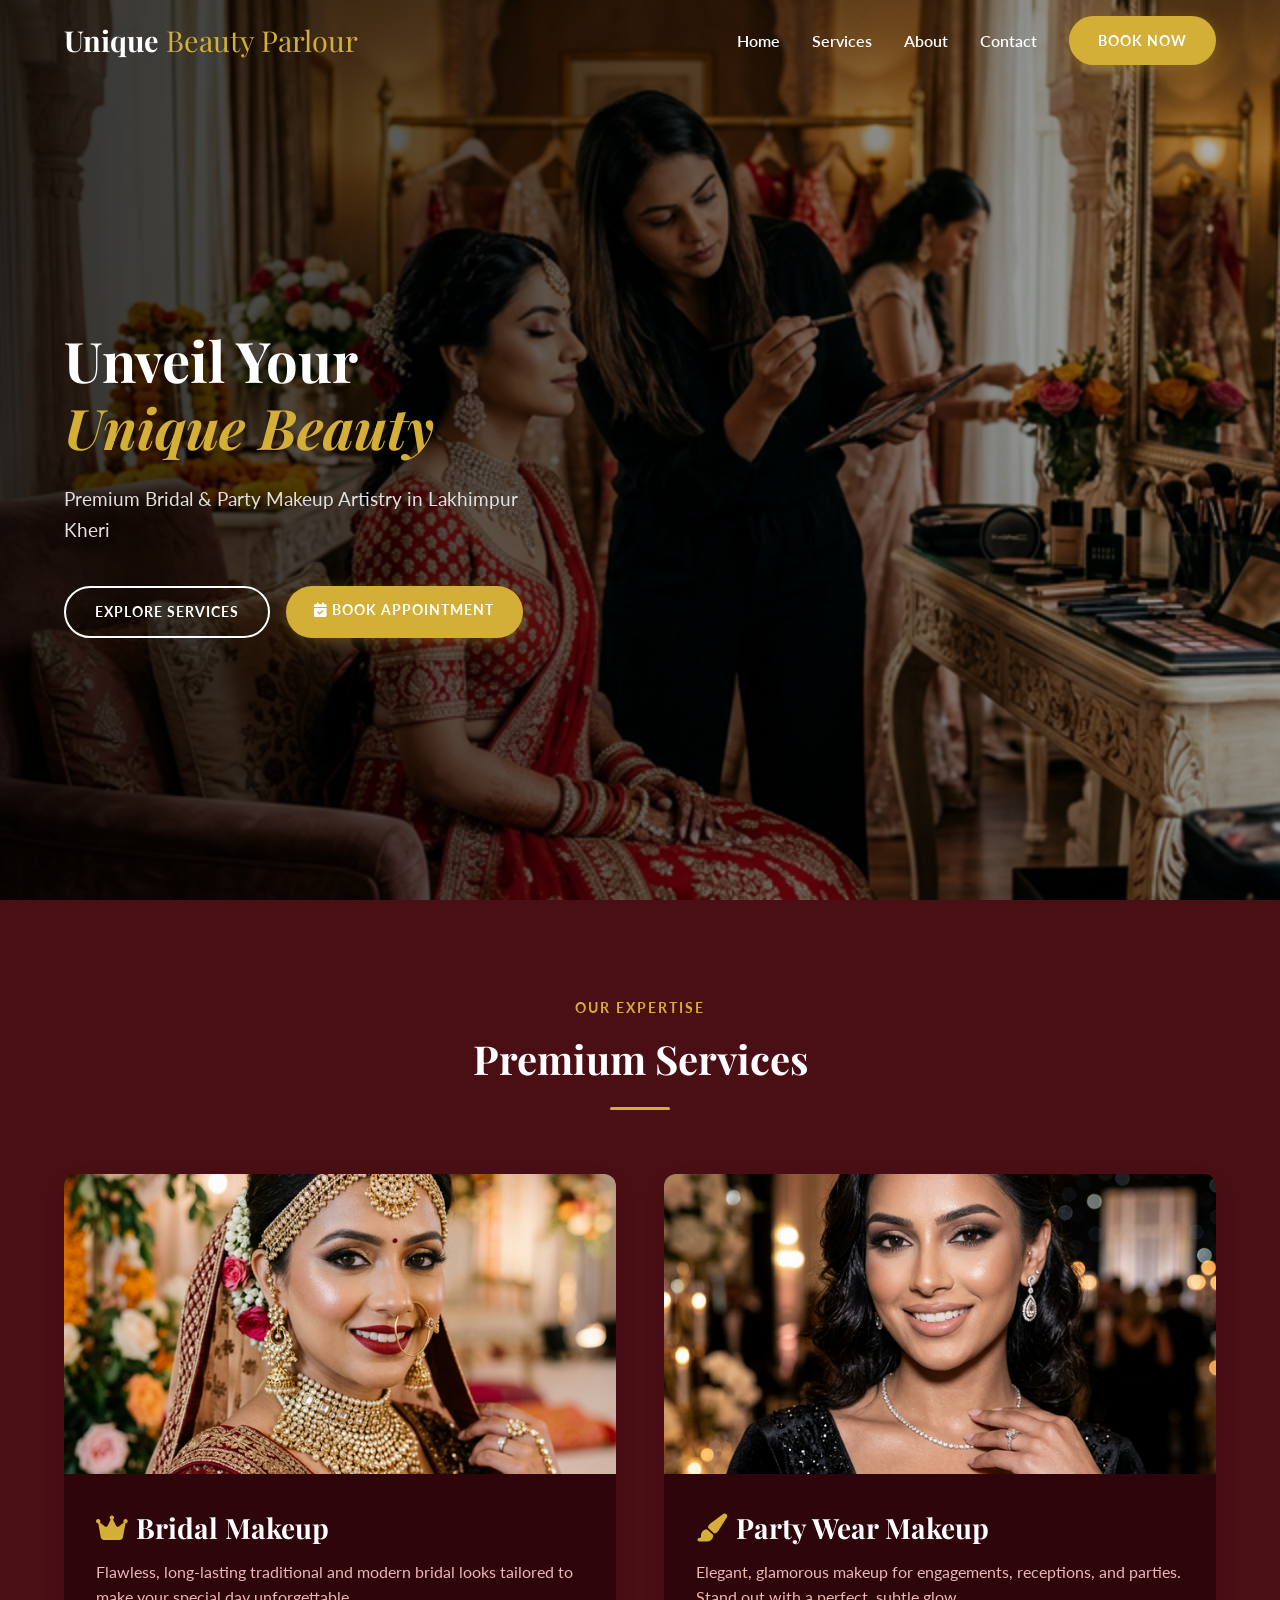
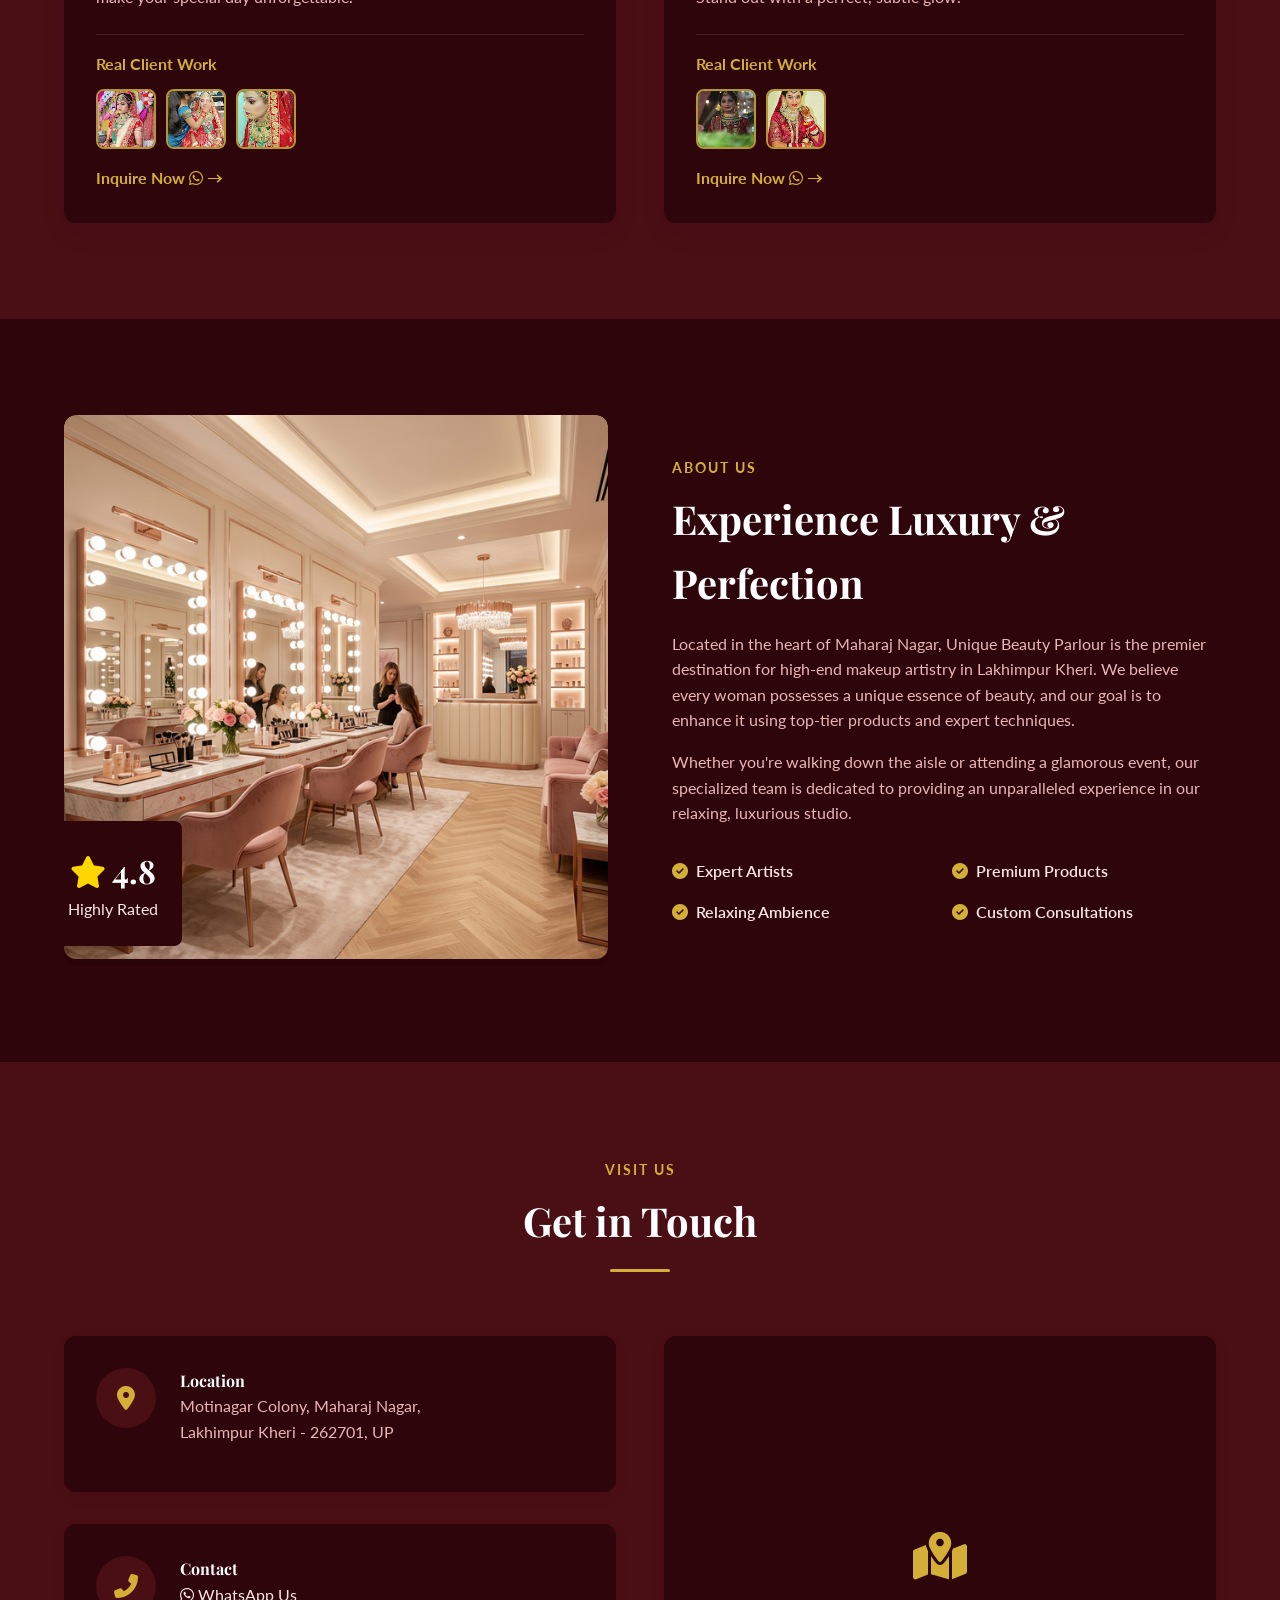
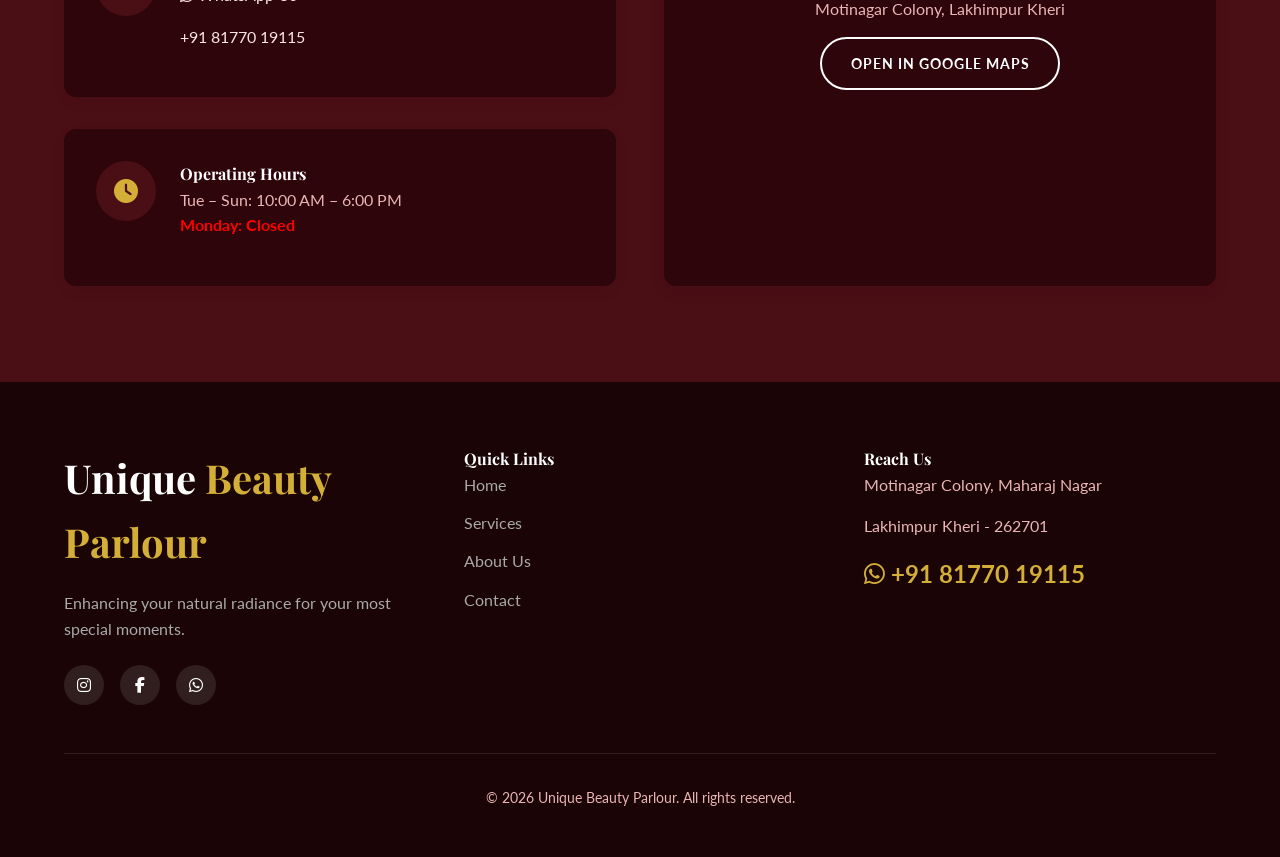
<file: index.html>
<!DOCTYPE html>
<html lang="en">

<head>
    <meta charset="UTF-8">
    <meta name="viewport" content="width=device-width, initial-scale=1.0">
    <title>Unique Beauty Parlour | Bridal & Party Makeup</title>
    <meta name="description"
        content="Unique Beauty Parlour in Lakhimpur Kheri specializes in bridal and party makeup services. Located in Motinagar Colony.">
    <!-- Google Fonts -->
    <link rel="preconnect" href="https://fonts.googleapis.com">
    <link rel="preconnect" href="https://fonts.gstatic.com" crossorigin>
    <link
        href="https://fonts.googleapis.com/css2?family=Playfair+Display:wght@400;600;700&family=Lato:wght@300;400;700&display=swap"
        rel="stylesheet">
    <!-- FontAwesome for Icons -->
    <link rel="stylesheet" href="https://cdnjs.cloudflare.com/ajax/libs/font-awesome/6.4.0/css/all.min.css">
    <link rel="stylesheet" href="style.css">
</head>

<body>
    <header class="navbar">
        <div class="container">
            <a href="#" class="logo">Unique <span>Beauty Parlour</span></a>
            <button class="mobile-toggle" aria-label="Toggle menu"><i class="fas fa-bars"></i></button>
            <nav class="nav-links">
                <a href="#home">Home</a>
                <a href="#services">Services</a>
                <a href="#about">About</a>
                <a href="#contact">Contact</a>
                <a href="https://wa.me/918177019115?text=Hello%20Unique%20Beauty%20Parlour!%20I%20would%20like%20to%20book%20an%20appointment."
                    target="_blank" class="btn btn-primary btn-nav">Book Now</a>
            </nav>
        </div>
    </header>

    <main>
        <section id="home" class="hero fade-in-up">
            <div class="hero-overlay"></div>
            <!-- Background handled via CSS or Image tag -->
            <img class="hero-bg" src="assets/images/hero.png" alt="Bridal Makeup">
            <div class="hero-content">
                <h1>Unveil Your <br><span>Unique Beauty</span></h1>
                <p>Premium Bridal & Party Makeup Artistry in Lakhimpur Kheri</p>
                <div class="hero-action">
                    <a href="#services" class="btn btn-outline">Explore Services</a>
                    <a href="https://wa.me/918177019115?text=Hello%20Unique%20Beauty%20Parlour!%20I%20would%20like%20to%20book%20an%20appointment."
                        target="_blank" class="btn btn-primary"><i class="fas fa-calendar-check"></i> Book
                        Appointment</a>
                </div>
            </div>
        </section>

        <section id="services" class="services section">
            <div class="container">
                <div class="section-title fade-in-up">
                    <span class="subtitle">Our Expertise</span>
                    <h2>Premium Services</h2>
                    <div class="divider"></div>
                </div>

                <div class="services-grid">
                    <div class="service-card slide-in-left">
                        <div class="img-wrapper">
                            <img src="assets/images/bridal.png" alt="Bridal Makeup">
                        </div>
                        <div class="service-info">
                            <h3><i class="fas fa-crown"></i> Bridal Makeup</h3>
                            <p>Flawless, long-lasting traditional and modern bridal looks tailored to make your special
                                day unforgettable.</p>
                            <div class="portfolio-mini">
                                <h4>Real Client Work</h4>
                                <div class="portfolio-images">
                                    <img src="assets/images/user_img1.png" alt="Real Bridal Makeup 1">
                                    <img src="assets/images/user_img2.png" alt="Real Bridal Makeup 2">
                                    <img src="assets/images/user_img5.png" alt="Real Bridal Makeup 3">
                                </div>
                            </div>
                            <a href="https://wa.me/918177019115?text=Hi!%20I%20am%20interested%20in%20your%20Bridal%20Makeup%20services.%20Could%20we%20discuss%20an%20appointment?"
                                target="_blank" class="text-link">Inquire Now <i class="fab fa-whatsapp"></i> &rarr;</a>
                        </div>
                    </div>

                    <div class="service-card slide-in-right">
                        <div class="img-wrapper">
                            <img src="assets/images/party.png" alt="Party Makeup">
                        </div>
                        <div class="service-info">
                            <h3><i class="fas fa-paint-brush"></i> Party Wear Makeup</h3>
                            <p>Elegant, glamorous makeup for engagements, receptions, and parties. Stand out with a
                                perfect, subtle glow.</p>
                            <div class="portfolio-mini">
                                <h4>Real Client Work</h4>
                                <div class="portfolio-images">
                                    <img src="assets/images/user_img3.png" alt="Real Party Makeup 1">
                                    <img src="assets/images/user_img4.png" alt="Real Party Makeup 2">
                                </div>
                            </div>
                            <a href="https://wa.me/918177019115?text=Hi!%20I%20am%20interested%20in%20your%20Party%20Makeup%20services.%20Could%20we%20discuss%20an%20appointment?"
                                target="_blank" class="text-link">Inquire Now <i class="fab fa-whatsapp"></i> &rarr;</a>
                        </div>
                    </div>
                </div>
            </div>
        </section>

        <section id="about" class="about section bg-light fade-in-up">
            <div class="container container-flex">
                <div class="about-img">
                    <img src="assets/images/interior.png" alt="Parlour Interior">
                    <div class="experience-badge">
                        <span class="rating"><i class="fas fa-star"></i> 4.8</span>
                        <span>Highly Rated</span>
                    </div>
                </div>
                <div class="about-text">
                    <span class="subtitle">About Us</span>
                    <h2>Experience Luxury & Perfection</h2>
                    <p>Located in the heart of Maharaj Nagar, Unique Beauty Parlour is the premier destination for
                        high-end makeup artistry in Lakhimpur Kheri. We believe every woman possesses a unique essence
                        of beauty, and our goal is to enhance it using top-tier products and expert techniques.</p>
                    <p>Whether you're walking down the aisle or attending a glamorous event, our specialized team is
                        dedicated to providing an unparalleled experience in our relaxing, luxurious studio.</p>
                    <div class="features">
                        <div class="feature"><i class="fas fa-check-circle"></i> Expert Artists</div>
                        <div class="feature"><i class="fas fa-check-circle"></i> Premium Products</div>
                        <div class="feature"><i class="fas fa-check-circle"></i> Relaxing Ambience</div>
                        <div class="feature"><i class="fas fa-check-circle"></i> Custom Consultations</div>
                    </div>
                </div>
            </div>
        </section>

        <section id="contact" class="contact section">
            <div class="container">
                <div class="section-title fade-in-up">
                    <span class="subtitle">Visit Us</span>
                    <h2>Get in Touch</h2>
                    <div class="divider"></div>
                </div>

                <div class="contact-grid">
                    <div class="contact-info slide-in-left">
                        <div class="info-card">
                            <div class="icon-box"><i class="fas fa-map-marker-alt"></i></div>
                            <div>
                                <h4>Location</h4>
                                <p>Motinagar Colony, Maharaj Nagar,<br>Lakhimpur Kheri - 262701, UP</p>
                            </div>
                        </div>
                        <div class="info-card">
                            <div class="icon-box"><i class="fas fa-phone-alt"></i></div>
                            <div>
                                <h4>Contact</h4>
                                <p><a href="https://wa.me/918177019115" target="_blank"><i class="fab fa-whatsapp"></i>
                                        WhatsApp Us</a></p>
                                <p><a href="tel:+918177019115">+91 81770 19115</a></p>
                            </div>
                        </div>
                        <div class="info-card">
                            <div class="icon-box"><i class="fas fa-clock"></i></div>
                            <div>
                                <h4>Operating Hours</h4>
                                <p>Tue – Sun: 10:00 AM – 6:00 PM<br><span class="closed">Monday: Closed</span></p>
                            </div>
                        </div>
                    </div>

                    <div class="map-container slide-in-right">
                        <!-- Embed Google Maps iframe placeholder -->
                        <div class="map-placeholder">
                            <i class="fas fa-map-marked-alt"></i>
                            <p>Motinagar Colony, Lakhimpur Kheri</p>
                            <a href="https://maps.google.com/?q=Unique+Beauty+Parlour+Motinagar+Colony+Lakhimpur"
                                target="_blank" class="btn btn-outline">Open in Google Maps</a>
                        </div>
                    </div>
                </div>
            </div>
        </section>
    </main>

    <footer>
        <div class="container">
            <div class="footer-content">
                <div class="footer-brand">
                    <h2>Unique <span>Beauty Parlour</span></h2>
                    <p>Enhancing your natural radiance for your most special moments.</p>
                    <div class="socials">
                        <a href="#"><i class="fab fa-instagram"></i></a>
                        <a href="#"><i class="fab fa-facebook-f"></i></a>
                        <a href="#"><i class="fab fa-whatsapp"></i></a>
                    </div>
                </div>
                <div class="footer-links">
                    <h4>Quick Links</h4>
                    <ul>
                        <li><a href="#home">Home</a></li>
                        <li><a href="#services">Services</a></li>
                        <li><a href="#about">About Us</a></li>
                        <li><a href="#contact">Contact</a></li>
                    </ul>
                </div>
                <div class="footer-contact">
                    <h4>Reach Us</h4>
                    <p>Motinagar Colony, Maharaj Nagar</p>
                    <p>Lakhimpur Kheri - 262701</p>
                    <p><a href="https://wa.me/918177019115" target="_blank" class="footer-phone"><i
                                class="fab fa-whatsapp"></i> +91 81770 19115</a></p>
                </div>
            </div>
            <div class="footer-bottom">
                <p>&copy; 2026 Unique Beauty Parlour. All rights reserved.</p>
            </div>
        </div>
    </footer>

    <script src="main.js"></script>
</body>

</html>
</file>
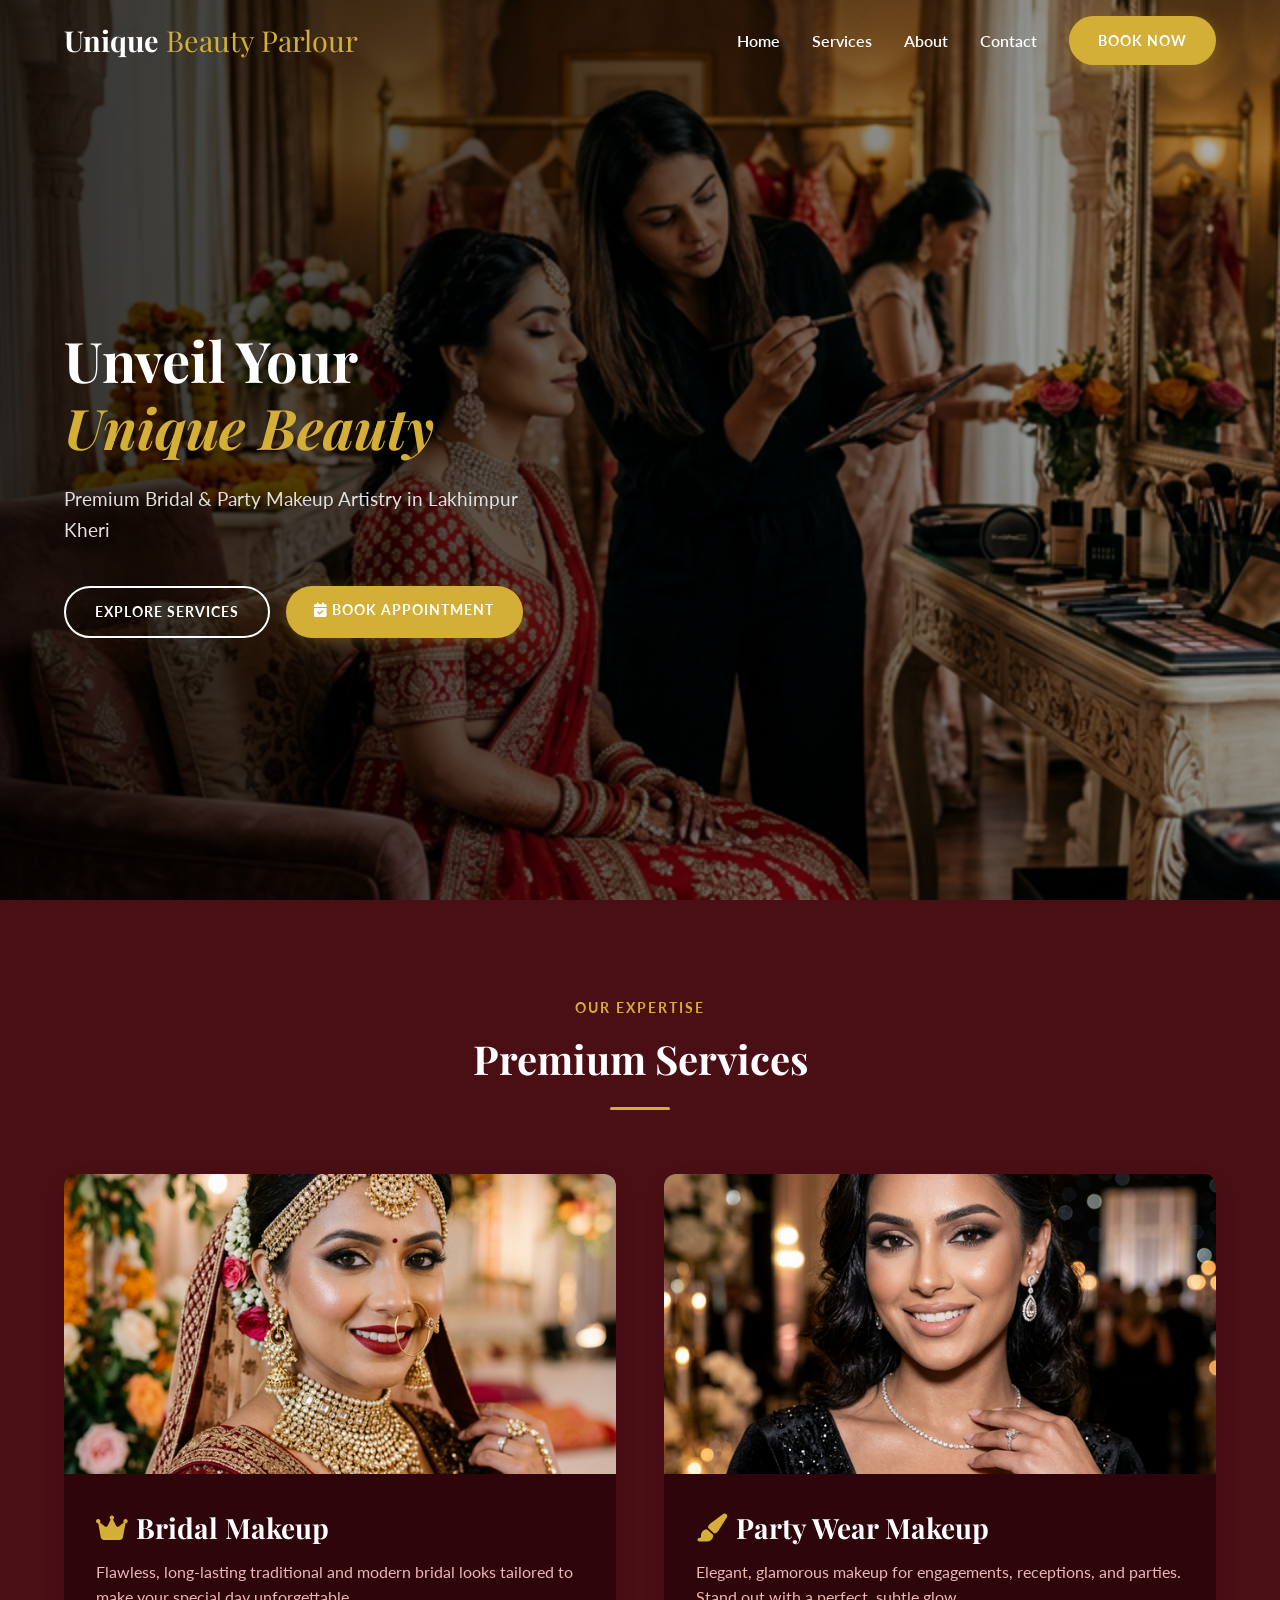
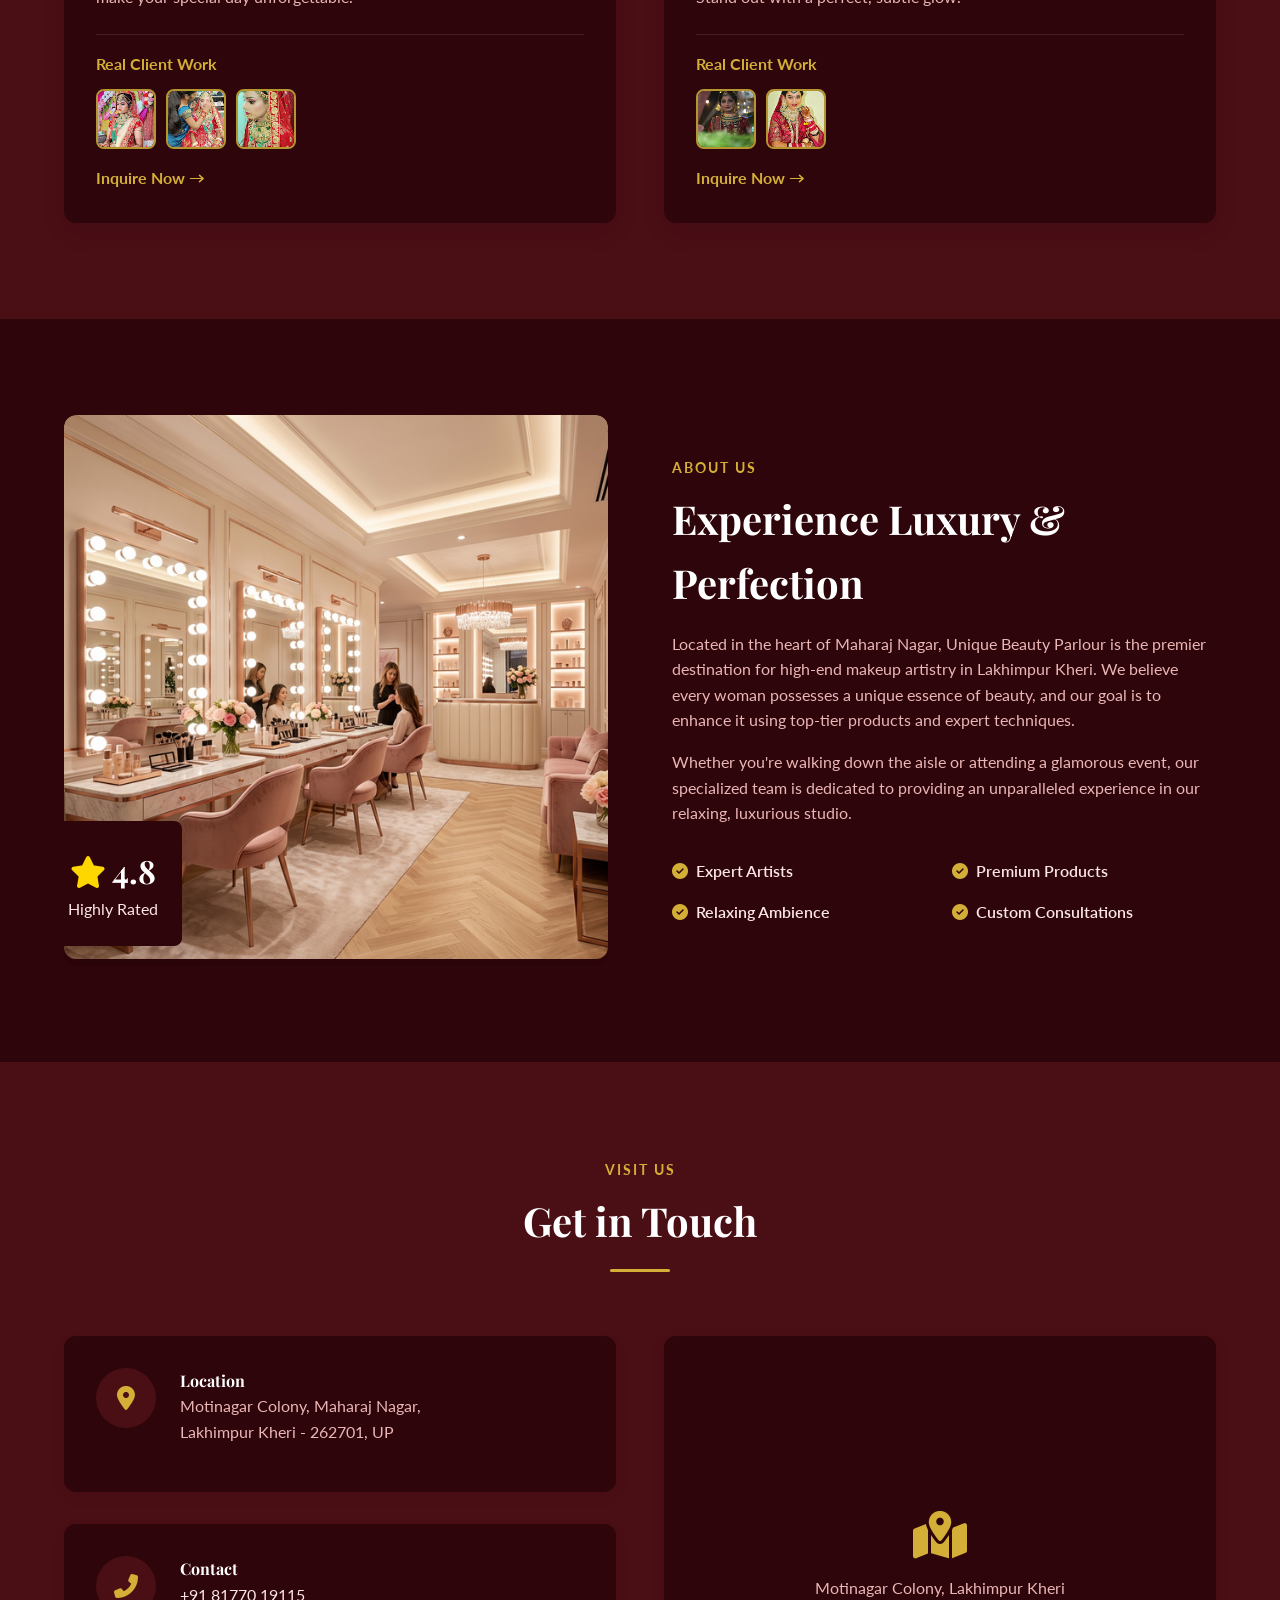
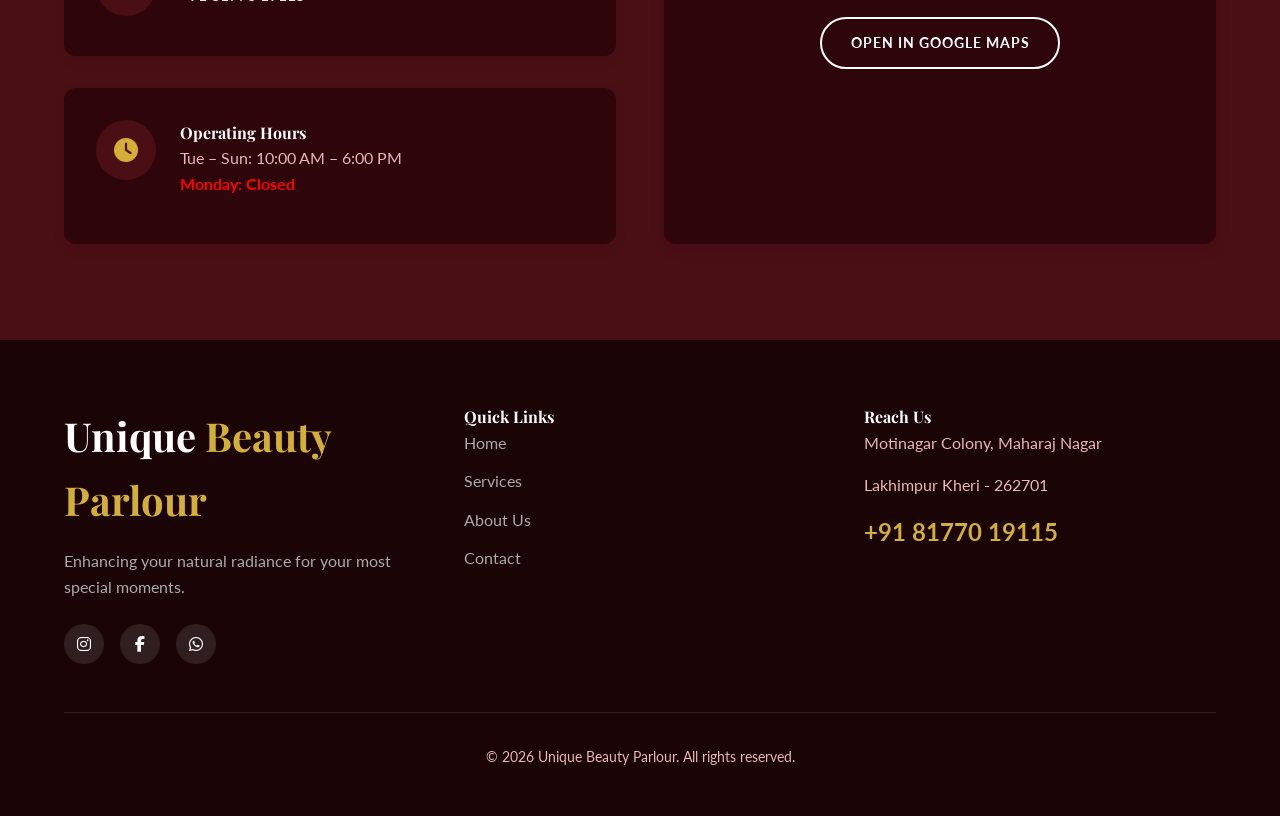
<file: unique-beauty-parlour/index.html>
<!DOCTYPE html>
<html lang="en">

<head>
    <meta charset="UTF-8">
    <meta name="viewport" content="width=device-width, initial-scale=1.0">
    <title>Unique Beauty Parlour | Bridal & Party Makeup</title>
    <meta name="description"
        content="Unique Beauty Parlour in Lakhimpur Kheri specializes in bridal and party makeup services. Located in Motinagar Colony.">
    <!-- Google Fonts -->
    <link rel="preconnect" href="https://fonts.googleapis.com">
    <link rel="preconnect" href="https://fonts.gstatic.com" crossorigin>
    <link
        href="https://fonts.googleapis.com/css2?family=Playfair+Display:wght@400;600;700&family=Lato:wght@300;400;700&display=swap"
        rel="stylesheet">
    <!-- FontAwesome for Icons -->
    <link rel="stylesheet" href="https://cdnjs.cloudflare.com/ajax/libs/font-awesome/6.4.0/css/all.min.css">
    <link rel="stylesheet" href="style.css">
</head>

<body>
    <header class="navbar">
        <div class="container">
            <a href="#" class="logo">Unique <span>Beauty Parlour</span></a>
            <button class="mobile-toggle" aria-label="Toggle menu"><i class="fas fa-bars"></i></button>
            <nav class="nav-links">
                <a href="#home">Home</a>
                <a href="#services">Services</a>
                <a href="#about">About</a>
                <a href="#contact">Contact</a>
                <a href="tel:+918177019115" class="btn btn-primary btn-nav">Book Now</a>
            </nav>
        </div>
    </header>

    <main>
        <section id="home" class="hero fade-in-up">
            <div class="hero-overlay"></div>
            <!-- Background handled via CSS or Image tag -->
            <img class="hero-bg" src="assets/images/hero.png" alt="Bridal Makeup">
            <div class="hero-content">
                <h1>Unveil Your <br><span>Unique Beauty</span></h1>
                <p>Premium Bridal & Party Makeup Artistry in Lakhimpur Kheri</p>
                <div class="hero-action">
                    <a href="#services" class="btn btn-outline">Explore Services</a>
                    <a href="tel:+918177019115" class="btn btn-primary"><i class="fas fa-calendar-check"></i> Book
                        Appointment</a>
                </div>
            </div>
        </section>

        <section id="services" class="services section">
            <div class="container">
                <div class="section-title fade-in-up">
                    <span class="subtitle">Our Expertise</span>
                    <h2>Premium Services</h2>
                    <div class="divider"></div>
                </div>

                <div class="services-grid">
                    <div class="service-card slide-in-left">
                        <div class="img-wrapper">
                            <img src="assets/images/bridal.png" alt="Bridal Makeup">
                        </div>
                        <div class="service-info">
                            <h3><i class="fas fa-crown"></i> Bridal Makeup</h3>
                            <p>Flawless, long-lasting traditional and modern bridal looks tailored to make your special
                                day unforgettable.</p>
                            <div class="portfolio-mini">
                                <h4>Real Client Work</h4>
                                <div class="portfolio-images">
                                    <img src="assets/images/user_img1.png" alt="Real Bridal Makeup 1">
                                    <img src="assets/images/user_img2.png" alt="Real Bridal Makeup 2">
                                    <img src="assets/images/user_img5.png" alt="Real Bridal Makeup 3">
                                </div>
                            </div>
                            <a href="tel:+918177019115" class="text-link">Inquire Now &rarr;</a>
                        </div>
                    </div>

                    <div class="service-card slide-in-right">
                        <div class="img-wrapper">
                            <img src="assets/images/party.png" alt="Party Makeup">
                        </div>
                        <div class="service-info">
                            <h3><i class="fas fa-paint-brush"></i> Party Wear Makeup</h3>
                            <p>Elegant, glamorous makeup for engagements, receptions, and parties. Stand out with a
                                perfect, subtle glow.</p>
                            <div class="portfolio-mini">
                                <h4>Real Client Work</h4>
                                <div class="portfolio-images">
                                    <img src="assets/images/user_img3.png" alt="Real Party Makeup 1">
                                    <img src="assets/images/user_img4.png" alt="Real Party Makeup 2">
                                </div>
                            </div>
                            <a href="tel:+918177019115" class="text-link">Inquire Now &rarr;</a>
                        </div>
                    </div>
                </div>
            </div>
        </section>

        <section id="about" class="about section bg-light fade-in-up">
            <div class="container container-flex">
                <div class="about-img">
                    <img src="assets/images/interior.png" alt="Parlour Interior">
                    <div class="experience-badge">
                        <span class="rating"><i class="fas fa-star"></i> 4.8</span>
                        <span>Highly Rated</span>
                    </div>
                </div>
                <div class="about-text">
                    <span class="subtitle">About Us</span>
                    <h2>Experience Luxury & Perfection</h2>
                    <p>Located in the heart of Maharaj Nagar, Unique Beauty Parlour is the premier destination for
                        high-end makeup artistry in Lakhimpur Kheri. We believe every woman possesses a unique essence
                        of beauty, and our goal is to enhance it using top-tier products and expert techniques.</p>
                    <p>Whether you're walking down the aisle or attending a glamorous event, our specialized team is
                        dedicated to providing an unparalleled experience in our relaxing, luxurious studio.</p>
                    <div class="features">
                        <div class="feature"><i class="fas fa-check-circle"></i> Expert Artists</div>
                        <div class="feature"><i class="fas fa-check-circle"></i> Premium Products</div>
                        <div class="feature"><i class="fas fa-check-circle"></i> Relaxing Ambience</div>
                        <div class="feature"><i class="fas fa-check-circle"></i> Custom Consultations</div>
                    </div>
                </div>
            </div>
        </section>

        <section id="contact" class="contact section">
            <div class="container">
                <div class="section-title fade-in-up">
                    <span class="subtitle">Visit Us</span>
                    <h2>Get in Touch</h2>
                    <div class="divider"></div>
                </div>

                <div class="contact-grid">
                    <div class="contact-info slide-in-left">
                        <div class="info-card">
                            <div class="icon-box"><i class="fas fa-map-marker-alt"></i></div>
                            <div>
                                <h4>Location</h4>
                                <p>Motinagar Colony, Maharaj Nagar,<br>Lakhimpur Kheri - 262701, UP</p>
                            </div>
                        </div>
                        <div class="info-card">
                            <div class="icon-box"><i class="fas fa-phone-alt"></i></div>
                            <div>
                                <h4>Contact</h4>
                                <p><a href="tel:+918177019115">+91 81770 19115</a></p>
                            </div>
                        </div>
                        <div class="info-card">
                            <div class="icon-box"><i class="fas fa-clock"></i></div>
                            <div>
                                <h4>Operating Hours</h4>
                                <p>Tue – Sun: 10:00 AM – 6:00 PM<br><span class="closed">Monday: Closed</span></p>
                            </div>
                        </div>
                    </div>

                    <div class="map-container slide-in-right">
                        <!-- Embed Google Maps iframe placeholder -->
                        <div class="map-placeholder">
                            <i class="fas fa-map-marked-alt"></i>
                            <p>Motinagar Colony, Lakhimpur Kheri</p>
                            <a href="https://maps.google.com/?q=Unique+Beauty+Parlour+Motinagar+Colony+Lakhimpur"
                                target="_blank" class="btn btn-outline">Open in Google Maps</a>
                        </div>
                    </div>
                </div>
            </div>
        </section>
    </main>

    <footer>
        <div class="container">
            <div class="footer-content">
                <div class="footer-brand">
                    <h2>Unique <span>Beauty Parlour</span></h2>
                    <p>Enhancing your natural radiance for your most special moments.</p>
                    <div class="socials">
                        <a href="#"><i class="fab fa-instagram"></i></a>
                        <a href="#"><i class="fab fa-facebook-f"></i></a>
                        <a href="#"><i class="fab fa-whatsapp"></i></a>
                    </div>
                </div>
                <div class="footer-links">
                    <h4>Quick Links</h4>
                    <ul>
                        <li><a href="#home">Home</a></li>
                        <li><a href="#services">Services</a></li>
                        <li><a href="#about">About Us</a></li>
                        <li><a href="#contact">Contact</a></li>
                    </ul>
                </div>
                <div class="footer-contact">
                    <h4>Reach Us</h4>
                    <p>Motinagar Colony, Maharaj Nagar</p>
                    <p>Lakhimpur Kheri - 262701</p>
                    <p><a href="tel:+918177019115" class="footer-phone">+91 81770 19115</a></p>
                </div>
            </div>
            <div class="footer-bottom">
                <p>&copy; 2026 Unique Beauty Parlour. All rights reserved.</p>
            </div>
        </div>
    </footer>

    <script src="main.js"></script>
</body>

</html>
</file>
<file: style.css>
:root {
    /* Colors */
    --clr-primary: #D4AF37;
    /* Gold/Rose Gold tone */
    --clr-primary-light: #F3E5AB;
    --clr-primary-dark: #B5952F;
    --clr-secondary: #2E050A;
    /* Darker Maroon for contrast */
    --clr-text: #FCE6E6;
    /* Blush white for text */
    --clr-text-light: #EBB6B6;
    /* Lighter soft pink for paragraphs */
    --clr-bg: #4A0E15;
    /* Deep Bridal Maroon */
    --clr-white: #FFFFFF;

    /* Typography */
    --font-heading: 'Playfair Display', serif;
    --font-body: 'Lato', sans-serif;

    /* Spacing */
    --space-sm: 0.5rem;
    --space-md: 1rem;
    --space-lg: 2rem;
    --space-xl: 4rem;
    --space-xxl: 6rem;

    /* Transitions */
    --transition: all 0.3s ease-in-out;
}

* {
    margin: 0;
    padding: 0;
    box-sizing: border-box;
}

html {
    scroll-behavior: smooth;
}

body {
    font-family: var(--font-body);
    color: var(--clr-text);
    background-color: var(--clr-bg);
    line-height: 1.6;
    overflow-x: hidden;
}

/* Typography styles */
h1,
h2,
h3,
h4 {
    font-family: var(--font-heading);
    color: var(--clr-white);
    font-weight: 700;
}

h1 {
    font-size: 3.5rem;
    line-height: 1.2;
}

h2 {
    font-size: 2.5rem;
    margin-bottom: 1rem;
}

h3 {
    font-size: 1.75rem;
    margin-bottom: 0.5rem;
}

p {
    margin-bottom: 1rem;
    color: var(--clr-text-light);
}

a {
    text-decoration: none;
    color: var(--clr-text);
    transition: var(--transition);
}

/* Layout Utilities */
.container {
    width: 90%;
    max-width: 1200px;
    margin: 0 auto;
}

.section {
    padding: var(--space-xxl) 0;
}

.bg-light {
    background-color: var(--clr-secondary);
}

/* Buttons */
.btn {
    display: inline-block;
    padding: 0.8rem 1.8rem;
    border-radius: 30px;
    font-weight: 700;
    text-transform: uppercase;
    letter-spacing: 1px;
    font-size: 0.9rem;
    cursor: pointer;
    transition: var(--transition);
    border: none;
}

.btn-primary {
    background-color: var(--clr-primary);
    color: var(--clr-white);
    box-shadow: 0 4px 15px rgba(212, 175, 55, 0.3);
}

.btn-primary:hover {
    background-color: var(--clr-primary-dark);
    transform: translateY(-2px);
    box-shadow: 0 6px 20px rgba(212, 175, 55, 0.4);
}

.btn-outline {
    background-color: transparent;
    color: var(--clr-white);
    border: 2px solid var(--clr-white);
}

.btn-outline:hover {
    background-color: var(--clr-white);
    color: var(--clr-text);
}

/* Navbar */
.navbar {
    position: fixed;
    top: 0;
    left: 0;
    width: 100%;
    padding: 1rem 0;
    z-index: 1000;
    transition: var(--transition);
    background: transparent;
}

.navbar.scrolled {
    background: rgba(46, 5, 10, 0.95);
    /* Deep maroon translucent */
    backdrop-filter: blur(10px);
    box-shadow: 0 2px 10px rgba(0, 0, 0, 0.2);
    padding: 0.8rem 0;
}

.navbar .container {
    display: flex;
    justify-content: space-between;
    align-items: center;
}

.logo {
    font-family: var(--font-heading);
    font-size: 1.8rem;
    font-weight: 700;
    color: var(--clr-white);
}

.logo span {
    font-weight: 400;
    color: var(--clr-primary);
}

.navbar.scrolled .logo {
    color: var(--clr-white);
}

.nav-links {
    display: flex;
    align-items: center;
    gap: 2rem;
}

.nav-links a:not(.btn) {
    color: var(--clr-white);
    font-weight: 600;
    font-size: 1rem;
    position: relative;
}

.navbar.scrolled .nav-links a:not(.btn) {
    color: var(--clr-white);
}

/* underline effect on nav */
.nav-links a:not(.btn)::after {
    content: '';
    position: absolute;
    bottom: -5px;
    left: 0;
    width: 0;
    height: 2px;
    background-color: var(--clr-primary);
    transition: var(--transition);
}

.nav-links a:not(.btn):hover::after {
    width: 100%;
}

.mobile-toggle {
    display: none;
    background: none;
    border: none;
    color: var(--clr-white);
    font-size: 1.5rem;
    cursor: pointer;
}

.navbar.scrolled .mobile-toggle {
    color: var(--clr-white);
}

/* Hero Section */
.hero {
    position: relative;
    height: 100vh;
    display: flex;
    align-items: center;
    overflow: hidden;
}

.hero-bg {
    position: absolute;
    top: 0;
    left: 0;
    width: 100%;
    height: 100%;
    object-fit: cover;
    z-index: -2;
}

.hero-overlay {
    position: absolute;
    top: 0;
    left: 0;
    width: 100%;
    height: 100%;
    background: linear-gradient(to right, rgba(0, 0, 0, 0.8) 0%, rgba(0, 0, 0, 0.3) 100%);
    z-index: -1;
}

.hero-content {
    width: 90%;
    max-width: 1200px;
    margin: 0 auto;
    color: var(--clr-white);
    padding-top: 4rem;
}

.hero h1 {
    color: var(--clr-white);
    margin-bottom: 1.5rem;
}

.hero h1 span {
    color: var(--clr-primary);
    font-style: italic;
}

.hero p {
    color: #e0e0e0;
    font-size: 1.2rem;
    max-width: 500px;
    margin-bottom: 2.5rem;
}

.hero-action {
    display: flex;
    gap: 1rem;
}

/* Sections Global */
.section-title {
    text-align: center;
    margin-bottom: 4rem;
}

.subtitle {
    color: var(--clr-primary);
    font-weight: 700;
    text-transform: uppercase;
    letter-spacing: 2px;
    font-size: 0.9rem;
    display: block;
    margin-bottom: 0.5rem;
}

.divider {
    height: 3px;
    width: 60px;
    background-color: var(--clr-primary);
    margin: 1rem auto;
    border-radius: 2px;
}

/* Services */
.services-grid {
    display: grid;
    grid-template-columns: repeat(auto-fit, minmax(350px, 1fr));
    gap: 3rem;
}

.service-card {
    background: var(--clr-secondary);
    border-radius: 12px;
    overflow: hidden;
    box-shadow: 0 10px 30px rgba(0, 0, 0, 0.05);
    transition: var(--transition);
}

.service-card:hover {
    transform: translateY(-10px);
    box-shadow: 0 15px 40px rgba(0, 0, 0, 0.1);
}

.img-wrapper {
    height: 300px;
    overflow: hidden;
}

.img-wrapper img {
    width: 100%;
    height: 100%;
    object-fit: cover;
    transition: transform 0.5s ease;
}

.service-card:hover .img-wrapper img {
    transform: scale(1.05);
}

.service-info {
    padding: 2rem;
}

.service-info h3 {
    display: flex;
    align-items: center;
    gap: 0.5rem;
}

.service-info h3 i {
    color: var(--clr-primary);
}

.text-link {
    color: var(--clr-primary);
    font-weight: 700;
    display: inline-block;
    margin-top: 1rem;
}

.text-link:hover {
    color: var(--clr-primary-dark);
}

/* Portfolio Mini Gallery */
.portfolio-mini {
    margin-top: 1.5rem;
    border-top: 1px solid rgba(255, 255, 255, 0.1);
    padding-top: 1rem;
}

.portfolio-mini h4 {
    font-size: 1rem;
    color: var(--clr-primary);
    margin-bottom: 0.8rem;
    font-family: var(--font-body);
}

.portfolio-images {
    display: flex;
    gap: 10px;
}

.portfolio-images img {
    width: 60px;
    height: 60px;
    object-fit: cover;
    border-radius: 8px;
    border: 2px solid var(--clr-primary-dark);
    transition: transform 0.3s ease;
    cursor: pointer;
}

.portfolio-images img:hover {
    transform: scale(2);
    z-index: 10;
    box-shadow: 0 10px 20px rgba(0, 0, 0, 0.5);
}

/* About Section */
.container-flex {
    display: flex;
    align-items: center;
    gap: 4rem;
}

.about-img {
    flex: 1;
    position: relative;
    border-radius: 12px;
    overflow: hidden;
}

.about-img img {
    width: 100%;
    border-radius: 12px;
    box-shadow: 0 20px 40px rgba(0, 0, 0, 0.1);
}

.experience-badge {
    position: absolute;
    bottom: 20px;
    left: -20px;
    background: var(--clr-secondary);
    padding: 1.5rem;
    border-radius: 8px;
    box-shadow: 0 10px 30px rgba(0, 0, 0, 0.1);
    display: flex;
    flex-direction: column;
    align-items: center;
}

.rating {
    font-size: 2rem;
    font-family: var(--font-heading);
    font-weight: 700;
    color: var(--clr-white);
}

.rating i {
    color: #FFD700;
}

.about-text {
    flex: 1;
}

.features {
    display: grid;
    grid-template-columns: 1fr 1fr;
    gap: 1rem;
    margin-top: 2rem;
}

.feature {
    font-weight: 600;
    display: flex;
    align-items: center;
    gap: 0.5rem;
}

.feature i {
    color: var(--clr-primary);
}

/* Contact Section */
.contact-grid {
    display: grid;
    grid-template-columns: 1fr 1fr;
    gap: 3rem;
    align-items: stretch;
}

.contact-info {
    display: flex;
    flex-direction: column;
    gap: 2rem;
}

.info-card {
    display: flex;
    align-items: flex-start;
    gap: 1.5rem;
    padding: 2rem;
    background: var(--clr-secondary);
    border-radius: 12px;
    box-shadow: 0 5px 20px rgba(0, 0, 0, 0.03);
    transition: var(--transition);
}

.info-card:hover {
    box-shadow: 0 10px 30px rgba(0, 0, 0, 0.08);
}

.icon-box {
    width: 60px;
    height: 60px;
    background: var(--clr-bg);
    border-radius: 50%;
    display: flex;
    justify-content: center;
    align-items: center;
    font-size: 1.5rem;
    color: var(--clr-primary);
}

.closed {
    color: red;
    font-weight: 700;
}

.map-container {
    background: var(--clr-secondary);
    border-radius: 12px;
    overflow: hidden;
    box-shadow: 0 5px 20px rgba(0, 0, 0, 0.05);
    display: flex;
    align-items: center;
    justify-content: center;
}

.map-placeholder {
    text-align: center;
    padding: 4rem 2rem;
}

.map-placeholder i {
    font-size: 3rem;
    color: var(--clr-primary);
    margin-bottom: 1rem;
}

/* Footer */
footer {
    background-color: #1A0406;
    color: #f4f4f4;
    padding: 4rem 0 2rem;
}

.footer-content {
    display: grid;
    grid-template-columns: repeat(auto-fit, minmax(250px, 1fr));
    gap: 3rem;
    margin-bottom: 3rem;
}

.footer-brand h2 {
    color: var(--clr-white);
}

.footer-brand h2 span {
    color: var(--clr-primary);
}

.footer-brand p {
    color: #aaa;
}

.socials {
    display: flex;
    gap: 1rem;
    margin-top: 1.5rem;
}

.socials a {
    width: 40px;
    height: 40px;
    background: rgba(255, 255, 255, 0.1);
    display: flex;
    justify-content: center;
    align-items: center;
    border-radius: 50%;
    color: var(--clr-white);
}

.socials a:hover {
    background: var(--clr-primary);
}

.footer-links ul {
    list-style: none;
}

.footer-links li {
    margin-bottom: 0.8rem;
}

.footer-links a {
    color: #aaa;
}

.footer-links a:hover {
    color: var(--clr-primary);
    padding-left: 5px;
}

.footer-phone {
    font-size: 1.5rem;
    color: var(--clr-primary);
    font-weight: 700;
}

.footer-bottom {
    text-align: center;
    padding-top: 2rem;
    border-top: 1px solid rgba(255, 255, 255, 0.1);
    color: #aaa;
    font-size: 0.9rem;
}

/* Animations */
.fade-in-up {
    opacity: 0;
    transform: translateY(40px);
    transition: opacity 0.8s ease-out, transform 0.8s ease-out;
}

.slide-in-left {
    opacity: 0;
    transform: translateX(-50px);
    transition: opacity 0.8s ease-out, transform 0.8s ease-out;
}

.slide-in-right {
    opacity: 0;
    transform: translateX(50px);
    transition: opacity 0.8s ease-out, transform 0.8s ease-out;
}

.appear {
    opacity: 1;
    transform: translate(0);
}

/* Media Queries */
@media (max-width: 900px) {

    .container-flex,
    .contact-grid {
        flex-direction: column;
        grid-template-columns: 1fr;
    }

    .nav-links {
        display: none;
        flex-direction: column;
        position: absolute;
        top: 100%;
        left: 0;
        width: 100%;
        background: var(--clr-secondary);
        padding: 2rem;
        box-shadow: 0 10px 20px rgba(0, 0, 0, 0.5);
    }

    .nav-links.active {
        display: flex;
    }

    .navbar.scrolled .nav-links a:not(.btn),
    .nav-links a:not(.btn) {
        color: var(--clr-white);
    }

    .mobile-toggle {
        display: block;
    }

    .hero h1 {
        font-size: 2.5rem;
    }
}
</file>
<file: unique-beauty-parlour/style.css>
:root {
    /* Colors */
    --clr-primary: #D4AF37;
    /* Gold/Rose Gold tone */
    --clr-primary-light: #F3E5AB;
    --clr-primary-dark: #B5952F;
    --clr-secondary: #2E050A;
    /* Darker Maroon for contrast */
    --clr-text: #FCE6E6;
    /* Blush white for text */
    --clr-text-light: #EBB6B6;
    /* Lighter soft pink for paragraphs */
    --clr-bg: #4A0E15;
    /* Deep Bridal Maroon */
    --clr-white: #FFFFFF;

    /* Typography */
    --font-heading: 'Playfair Display', serif;
    --font-body: 'Lato', sans-serif;

    /* Spacing */
    --space-sm: 0.5rem;
    --space-md: 1rem;
    --space-lg: 2rem;
    --space-xl: 4rem;
    --space-xxl: 6rem;

    /* Transitions */
    --transition: all 0.3s ease-in-out;
}

* {
    margin: 0;
    padding: 0;
    box-sizing: border-box;
}

html {
    scroll-behavior: smooth;
}

body {
    font-family: var(--font-body);
    color: var(--clr-text);
    background-color: var(--clr-bg);
    line-height: 1.6;
    overflow-x: hidden;
}

/* Typography styles */
h1,
h2,
h3,
h4 {
    font-family: var(--font-heading);
    color: var(--clr-white);
    font-weight: 700;
}

h1 {
    font-size: 3.5rem;
    line-height: 1.2;
}

h2 {
    font-size: 2.5rem;
    margin-bottom: 1rem;
}

h3 {
    font-size: 1.75rem;
    margin-bottom: 0.5rem;
}

p {
    margin-bottom: 1rem;
    color: var(--clr-text-light);
}

a {
    text-decoration: none;
    color: var(--clr-text);
    transition: var(--transition);
}

/* Layout Utilities */
.container {
    width: 90%;
    max-width: 1200px;
    margin: 0 auto;
}

.section {
    padding: var(--space-xxl) 0;
}

.bg-light {
    background-color: var(--clr-secondary);
}

/* Buttons */
.btn {
    display: inline-block;
    padding: 0.8rem 1.8rem;
    border-radius: 30px;
    font-weight: 700;
    text-transform: uppercase;
    letter-spacing: 1px;
    font-size: 0.9rem;
    cursor: pointer;
    transition: var(--transition);
    border: none;
}

.btn-primary {
    background-color: var(--clr-primary);
    color: var(--clr-white);
    box-shadow: 0 4px 15px rgba(212, 175, 55, 0.3);
}

.btn-primary:hover {
    background-color: var(--clr-primary-dark);
    transform: translateY(-2px);
    box-shadow: 0 6px 20px rgba(212, 175, 55, 0.4);
}

.btn-outline {
    background-color: transparent;
    color: var(--clr-white);
    border: 2px solid var(--clr-white);
}

.btn-outline:hover {
    background-color: var(--clr-white);
    color: var(--clr-text);
}

/* Navbar */
.navbar {
    position: fixed;
    top: 0;
    left: 0;
    width: 100%;
    padding: 1rem 0;
    z-index: 1000;
    transition: var(--transition);
    background: transparent;
}

.navbar.scrolled {
    background: rgba(46, 5, 10, 0.95);
    /* Deep maroon translucent */
    backdrop-filter: blur(10px);
    box-shadow: 0 2px 10px rgba(0, 0, 0, 0.2);
    padding: 0.8rem 0;
}

.navbar .container {
    display: flex;
    justify-content: space-between;
    align-items: center;
}

.logo {
    font-family: var(--font-heading);
    font-size: 1.8rem;
    font-weight: 700;
    color: var(--clr-white);
}

.logo span {
    font-weight: 400;
    color: var(--clr-primary);
}

.navbar.scrolled .logo {
    color: var(--clr-white);
}

.nav-links {
    display: flex;
    align-items: center;
    gap: 2rem;
}

.nav-links a:not(.btn) {
    color: var(--clr-white);
    font-weight: 600;
    font-size: 1rem;
    position: relative;
}

.navbar.scrolled .nav-links a:not(.btn) {
    color: var(--clr-white);
}

/* underline effect on nav */
.nav-links a:not(.btn)::after {
    content: '';
    position: absolute;
    bottom: -5px;
    left: 0;
    width: 0;
    height: 2px;
    background-color: var(--clr-primary);
    transition: var(--transition);
}

.nav-links a:not(.btn):hover::after {
    width: 100%;
}

.mobile-toggle {
    display: none;
    background: none;
    border: none;
    color: var(--clr-white);
    font-size: 1.5rem;
    cursor: pointer;
}

.navbar.scrolled .mobile-toggle {
    color: var(--clr-white);
}

/* Hero Section */
.hero {
    position: relative;
    height: 100vh;
    display: flex;
    align-items: center;
    overflow: hidden;
}

.hero-bg {
    position: absolute;
    top: 0;
    left: 0;
    width: 100%;
    height: 100%;
    object-fit: cover;
    z-index: -2;
}

.hero-overlay {
    position: absolute;
    top: 0;
    left: 0;
    width: 100%;
    height: 100%;
    background: linear-gradient(to right, rgba(0, 0, 0, 0.8) 0%, rgba(0, 0, 0, 0.3) 100%);
    z-index: -1;
}

.hero-content {
    width: 90%;
    max-width: 1200px;
    margin: 0 auto;
    color: var(--clr-white);
    padding-top: 4rem;
}

.hero h1 {
    color: var(--clr-white);
    margin-bottom: 1.5rem;
}

.hero h1 span {
    color: var(--clr-primary);
    font-style: italic;
}

.hero p {
    color: #e0e0e0;
    font-size: 1.2rem;
    max-width: 500px;
    margin-bottom: 2.5rem;
}

.hero-action {
    display: flex;
    gap: 1rem;
}

/* Sections Global */
.section-title {
    text-align: center;
    margin-bottom: 4rem;
}

.subtitle {
    color: var(--clr-primary);
    font-weight: 700;
    text-transform: uppercase;
    letter-spacing: 2px;
    font-size: 0.9rem;
    display: block;
    margin-bottom: 0.5rem;
}

.divider {
    height: 3px;
    width: 60px;
    background-color: var(--clr-primary);
    margin: 1rem auto;
    border-radius: 2px;
}

/* Services */
.services-grid {
    display: grid;
    grid-template-columns: repeat(auto-fit, minmax(350px, 1fr));
    gap: 3rem;
}

.service-card {
    background: var(--clr-secondary);
    border-radius: 12px;
    overflow: hidden;
    box-shadow: 0 10px 30px rgba(0, 0, 0, 0.05);
    transition: var(--transition);
}

.service-card:hover {
    transform: translateY(-10px);
    box-shadow: 0 15px 40px rgba(0, 0, 0, 0.1);
}

.img-wrapper {
    height: 300px;
    overflow: hidden;
}

.img-wrapper img {
    width: 100%;
    height: 100%;
    object-fit: cover;
    transition: transform 0.5s ease;
}

.service-card:hover .img-wrapper img {
    transform: scale(1.05);
}

.service-info {
    padding: 2rem;
}

.service-info h3 {
    display: flex;
    align-items: center;
    gap: 0.5rem;
}

.service-info h3 i {
    color: var(--clr-primary);
}

.text-link {
    color: var(--clr-primary);
    font-weight: 700;
    display: inline-block;
    margin-top: 1rem;
}

.text-link:hover {
    color: var(--clr-primary-dark);
}

/* Portfolio Mini Gallery */
.portfolio-mini {
    margin-top: 1.5rem;
    border-top: 1px solid rgba(255, 255, 255, 0.1);
    padding-top: 1rem;
}

.portfolio-mini h4 {
    font-size: 1rem;
    color: var(--clr-primary);
    margin-bottom: 0.8rem;
    font-family: var(--font-body);
}

.portfolio-images {
    display: flex;
    gap: 10px;
}

.portfolio-images img {
    width: 60px;
    height: 60px;
    object-fit: cover;
    border-radius: 8px;
    border: 2px solid var(--clr-primary-dark);
    transition: transform 0.3s ease;
    cursor: pointer;
}

.portfolio-images img:hover {
    transform: scale(2);
    z-index: 10;
    box-shadow: 0 10px 20px rgba(0, 0, 0, 0.5);
}

/* About Section */
.container-flex {
    display: flex;
    align-items: center;
    gap: 4rem;
}

.about-img {
    flex: 1;
    position: relative;
    border-radius: 12px;
    overflow: hidden;
}

.about-img img {
    width: 100%;
    border-radius: 12px;
    box-shadow: 0 20px 40px rgba(0, 0, 0, 0.1);
}

.experience-badge {
    position: absolute;
    bottom: 20px;
    left: -20px;
    background: var(--clr-secondary);
    padding: 1.5rem;
    border-radius: 8px;
    box-shadow: 0 10px 30px rgba(0, 0, 0, 0.1);
    display: flex;
    flex-direction: column;
    align-items: center;
}

.rating {
    font-size: 2rem;
    font-family: var(--font-heading);
    font-weight: 700;
    color: var(--clr-white);
}

.rating i {
    color: #FFD700;
}

.about-text {
    flex: 1;
}

.features {
    display: grid;
    grid-template-columns: 1fr 1fr;
    gap: 1rem;
    margin-top: 2rem;
}

.feature {
    font-weight: 600;
    display: flex;
    align-items: center;
    gap: 0.5rem;
}

.feature i {
    color: var(--clr-primary);
}

/* Contact Section */
.contact-grid {
    display: grid;
    grid-template-columns: 1fr 1fr;
    gap: 3rem;
    align-items: stretch;
}

.contact-info {
    display: flex;
    flex-direction: column;
    gap: 2rem;
}

.info-card {
    display: flex;
    align-items: flex-start;
    gap: 1.5rem;
    padding: 2rem;
    background: var(--clr-secondary);
    border-radius: 12px;
    box-shadow: 0 5px 20px rgba(0, 0, 0, 0.03);
    transition: var(--transition);
}

.info-card:hover {
    box-shadow: 0 10px 30px rgba(0, 0, 0, 0.08);
}

.icon-box {
    width: 60px;
    height: 60px;
    background: var(--clr-bg);
    border-radius: 50%;
    display: flex;
    justify-content: center;
    align-items: center;
    font-size: 1.5rem;
    color: var(--clr-primary);
}

.closed {
    color: red;
    font-weight: 700;
}

.map-container {
    background: var(--clr-secondary);
    border-radius: 12px;
    overflow: hidden;
    box-shadow: 0 5px 20px rgba(0, 0, 0, 0.05);
    display: flex;
    align-items: center;
    justify-content: center;
}

.map-placeholder {
    text-align: center;
    padding: 4rem 2rem;
}

.map-placeholder i {
    font-size: 3rem;
    color: var(--clr-primary);
    margin-bottom: 1rem;
}

/* Footer */
footer {
    background-color: #1A0406;
    color: #f4f4f4;
    padding: 4rem 0 2rem;
}

.footer-content {
    display: grid;
    grid-template-columns: repeat(auto-fit, minmax(250px, 1fr));
    gap: 3rem;
    margin-bottom: 3rem;
}

.footer-brand h2 {
    color: var(--clr-white);
}

.footer-brand h2 span {
    color: var(--clr-primary);
}

.footer-brand p {
    color: #aaa;
}

.socials {
    display: flex;
    gap: 1rem;
    margin-top: 1.5rem;
}

.socials a {
    width: 40px;
    height: 40px;
    background: rgba(255, 255, 255, 0.1);
    display: flex;
    justify-content: center;
    align-items: center;
    border-radius: 50%;
    color: var(--clr-white);
}

.socials a:hover {
    background: var(--clr-primary);
}

.footer-links ul {
    list-style: none;
}

.footer-links li {
    margin-bottom: 0.8rem;
}

.footer-links a {
    color: #aaa;
}

.footer-links a:hover {
    color: var(--clr-primary);
    padding-left: 5px;
}

.footer-phone {
    font-size: 1.5rem;
    color: var(--clr-primary);
    font-weight: 700;
}

.footer-bottom {
    text-align: center;
    padding-top: 2rem;
    border-top: 1px solid rgba(255, 255, 255, 0.1);
    color: #aaa;
    font-size: 0.9rem;
}

/* Animations */
.fade-in-up {
    opacity: 0;
    transform: translateY(40px);
    transition: opacity 0.8s ease-out, transform 0.8s ease-out;
}

.slide-in-left {
    opacity: 0;
    transform: translateX(-50px);
    transition: opacity 0.8s ease-out, transform 0.8s ease-out;
}

.slide-in-right {
    opacity: 0;
    transform: translateX(50px);
    transition: opacity 0.8s ease-out, transform 0.8s ease-out;
}

.appear {
    opacity: 1;
    transform: translate(0);
}

/* Media Queries */
@media (max-width: 900px) {

    .container-flex,
    .contact-grid {
        flex-direction: column;
        grid-template-columns: 1fr;
    }

    .nav-links {
        display: none;
        flex-direction: column;
        position: absolute;
        top: 100%;
        left: 0;
        width: 100%;
        background: var(--clr-secondary);
        padding: 2rem;
        box-shadow: 0 10px 20px rgba(0, 0, 0, 0.5);
    }

    .nav-links.active {
        display: flex;
    }

    .navbar.scrolled .nav-links a:not(.btn),
    .nav-links a:not(.btn) {
        color: var(--clr-white);
    }

    .mobile-toggle {
        display: block;
    }

    .hero h1 {
        font-size: 2.5rem;
    }
}
</file>
